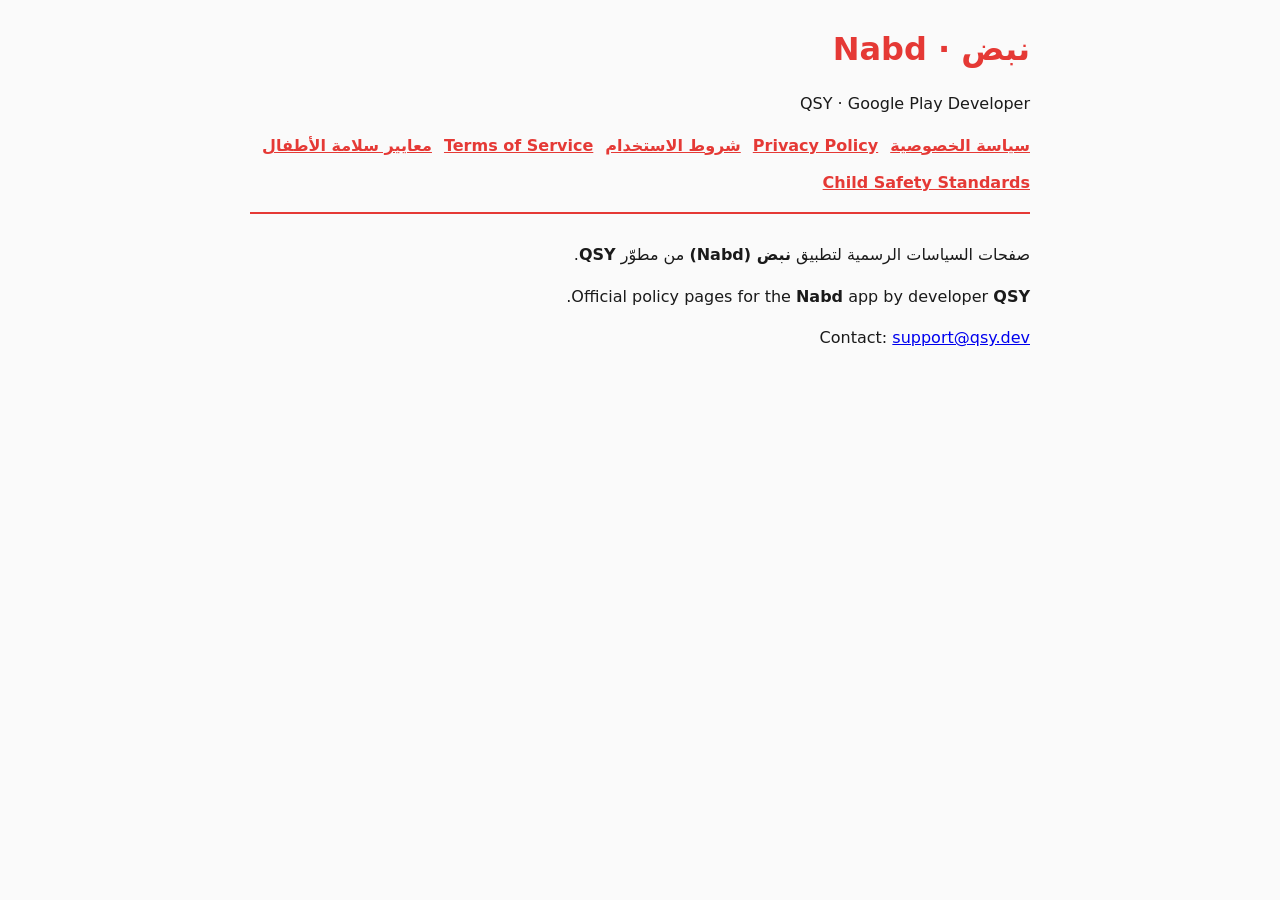
<file: index.html>
<!DOCTYPE html>
<html lang="ar" dir="rtl">
<head>
  <meta charset="UTF-8">
  <meta name="viewport" content="width=device-width, initial-scale=1">
  <title>نبض Nabd — Legal</title>
  <link rel="stylesheet" href="styles.css">
</head>
<body>
  <header>
    <h1>نبض · Nabd</h1>
    <p>QSY · Google Play Developer</p>
    <nav>
      <a href="privacy-policy.html?lang=ar">سياسة الخصوصية</a>
      <a href="privacy-policy.html?lang=en">Privacy Policy</a>
      <a href="terms-of-service.html?lang=ar">شروط الاستخدام</a>
      <a href="terms-of-service.html?lang=en">Terms of Service</a>
      <a href="child-safety.html?lang=ar">معايير سلامة الأطفال</a>
      <a href="child-safety.html?lang=en">Child Safety Standards</a>
    </nav>
  </header>
  <main>
    <p>صفحات السياسات الرسمية لتطبيق <strong>نبض (Nabd)</strong> من مطوّر <strong>QSY</strong>.</p>
    <p>Official policy pages for the <strong>Nabd</strong> app by developer <strong>QSY</strong>.</p>
    <p>Contact: <a href="mailto:support@qsy.dev">support@qsy.dev</a></p>
  </main>
</body>
</html>
</file>
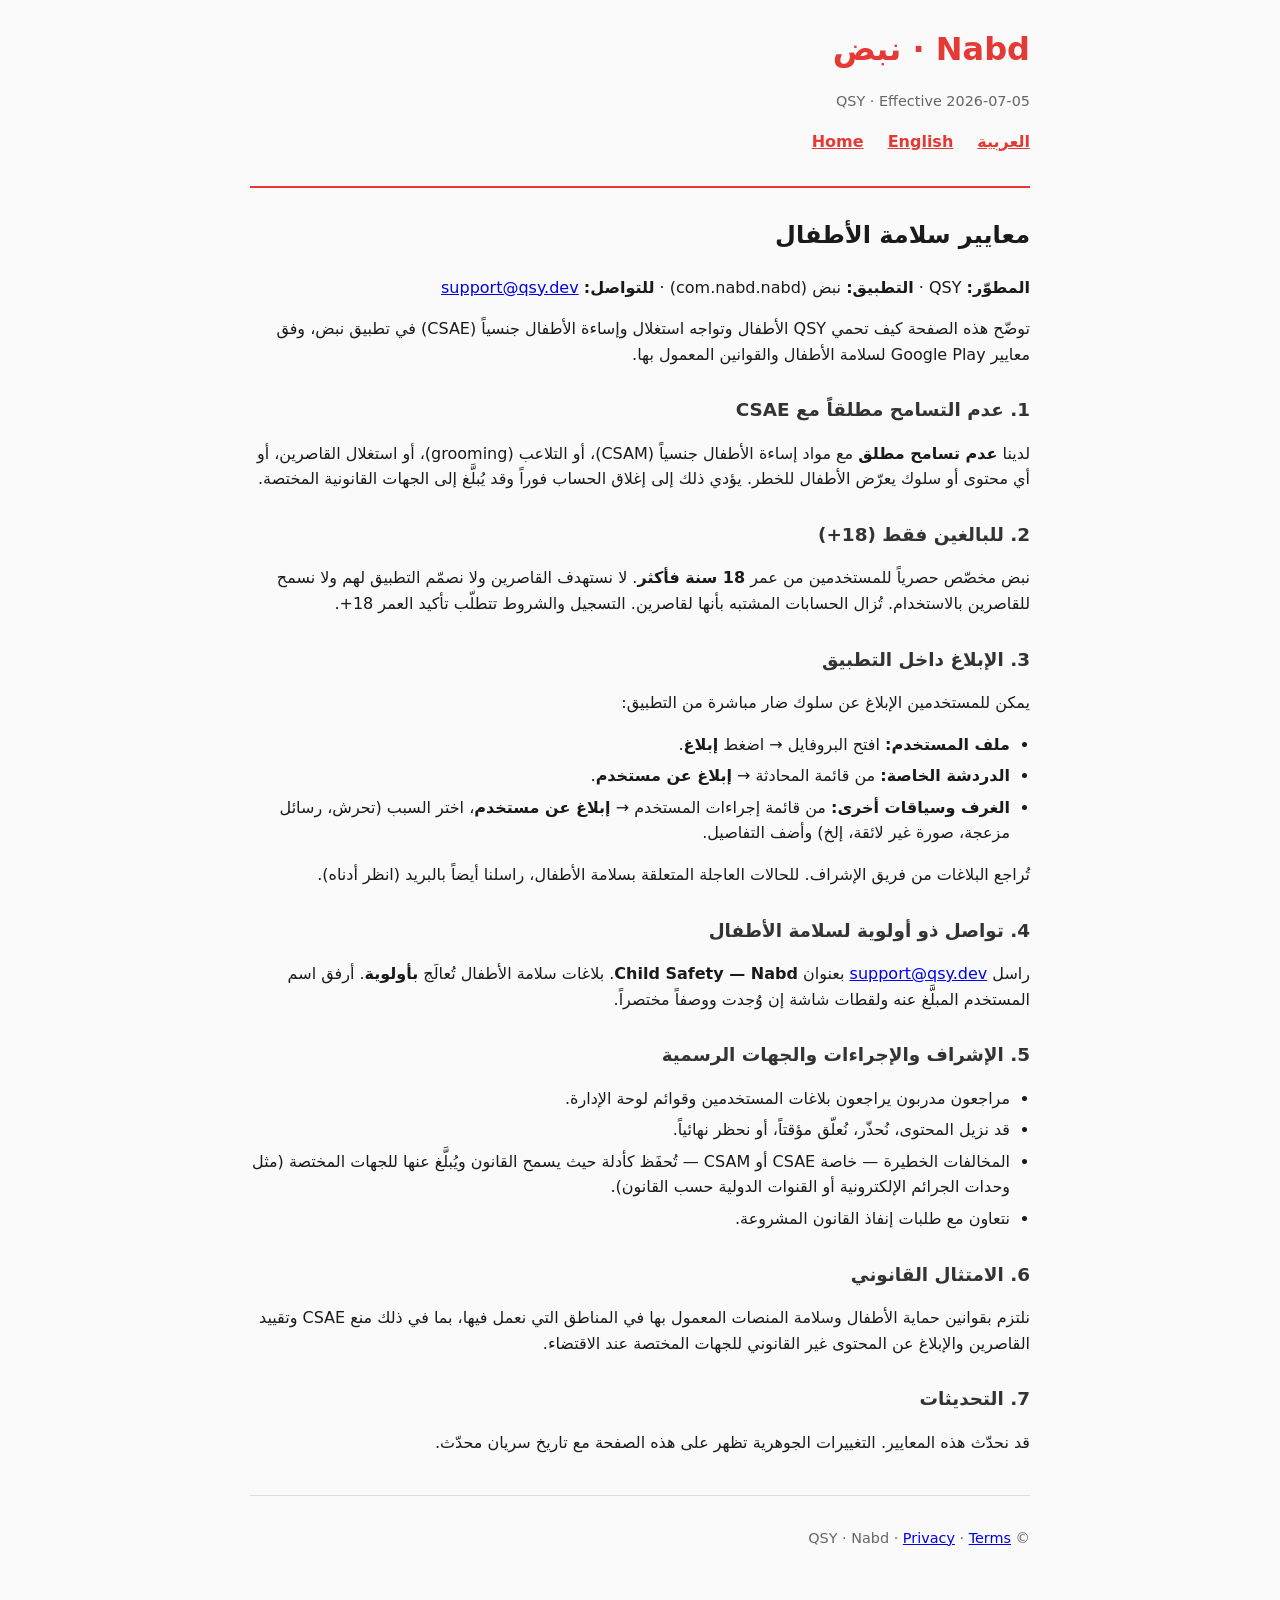
<file: child-safety.html>
<!DOCTYPE html>
<html lang="ar" dir="rtl">
<head>
  <meta charset="UTF-8">
  <meta name="viewport" content="width=device-width, initial-scale=1">
  <title>Child Safety Standards · معايير سلامة الأطفال — Nabd</title>
  <link rel="stylesheet" href="styles.css">
  <script>
    document.addEventListener('DOMContentLoaded', () => {
      const lang = new URLSearchParams(location.search).get('lang') === 'en' ? 'en' : 'ar';
      document.documentElement.lang = lang;
      document.documentElement.dir = lang === 'ar' ? 'rtl' : 'ltr';
      document.querySelectorAll('[data-lang]').forEach(el => {
        el.hidden = el.dataset.lang !== lang;
      });
    });
  </script>
</head>
<body>
  <header>
    <h1>Nabd · نبض</h1>
    <p class="meta">QSY · Effective 2026-07-05</p>
    <nav class="lang-switch">
      <a href="?lang=ar">العربية</a>
      <a href="?lang=en">English</a>
      <a href="index.html">Home</a>
    </nav>
  </header>

  <article data-lang="en" hidden>
    <h1>Child Safety Standards</h1>
    <p><strong>Developer:</strong> QSY · <strong>App:</strong> Nabd (com.nabd.nabd) · <strong>Contact:</strong> <a href="mailto:support@qsy.dev">support@qsy.dev</a></p>
    <p>This page describes how QSY protects children and combats child sexual abuse and exploitation (CSAE) in the Nabd app, in line with Google Play Child Safety Standards and applicable law.</p>

    <h2>1. Zero tolerance for CSAE</h2>
    <p>We have <strong>zero tolerance</strong> for child sexual abuse material (CSAM), grooming, sexual exploitation of minors, or any content or conduct that endangers children. Such activity results in immediate account termination and may be reported to law enforcement and relevant authorities.</p>

    <h2>2. Adults only (18+)</h2>
    <p>Nabd is strictly for users aged <strong>18 and older</strong>. We do not target, design for, or knowingly allow minors. Accounts suspected of belonging to minors are removed. Registration and Terms require users to confirm they are 18+.</p>

    <h2>3. In-app reporting</h2>
    <p>Users can report harmful behaviour directly in the app:</p>
    <ul>
      <li><strong>User profile:</strong> open a profile → tap <strong>Report</strong>.</li>
      <li><strong>Direct chat:</strong> open the conversation menu → <strong>Report user</strong>.</li>
      <li><strong>Rooms &amp; other contexts:</strong> use the user actions menu → <strong>Report user</strong>, choose a category (harassment, spam, inappropriate photo, etc.), and add details.</li>
    </ul>
    <p>Reports are reviewed by our moderation team. For urgent child-safety issues, also email us (see below).</p>

    <h2>4. Priority contact for child safety</h2>
    <p>Email <a href="mailto:support@qsy.dev">support@qsy.dev</a> with subject line <strong>Child Safety — Nabd</strong>. Child-safety reports are handled with <strong>priority</strong>. Include the reported username, screenshots if available, and a brief description.</p>

    <h2>5. Moderation, enforcement &amp; authorities</h2>
    <ul>
      <li>Trained moderators review user reports and admin-panel queues.</li>
      <li>We may remove content, warn, temporarily suspend, or permanently ban accounts.</li>
      <li>Serious violations — especially CSAE or CSAM — are preserved as evidence where legally permitted and reported to appropriate authorities (e.g. national cybercrime units, INTERPOL channels, or regional hotlines as required by law).</li>
      <li>We cooperate with lawful requests from law enforcement.</li>
    </ul>

    <h2>6. Legal compliance</h2>
    <p>We comply with applicable child-protection and platform-safety laws in the regions where we operate, including requirements to prevent CSAE, restrict minors, and report illegal content to authorities when required.</p>

    <h2>7. Updates</h2>
    <p>We may update these standards. Material changes will be reflected on this page with an updated effective date.</p>
  </article>

  <article data-lang="ar">
    <h1>معايير سلامة الأطفال</h1>
    <p><strong>المطوّر:</strong> QSY · <strong>التطبيق:</strong> نبض (com.nabd.nabd) · <strong>للتواصل:</strong> <a href="mailto:support@qsy.dev">support@qsy.dev</a></p>
    <p>توضّح هذه الصفحة كيف تحمي QSY الأطفال وتواجه استغلال وإساءة الأطفال جنسياً (CSAE) في تطبيق نبض، وفق معايير Google Play لسلامة الأطفال والقوانين المعمول بها.</p>

    <h2>1. عدم التسامح مطلقاً مع CSAE</h2>
    <p>لدينا <strong>عدم تسامح مطلق</strong> مع مواد إساءة الأطفال جنسياً (CSAM)، أو التلاعب (grooming)، أو استغلال القاصرين، أو أي محتوى أو سلوك يعرّض الأطفال للخطر. يؤدي ذلك إلى إغلاق الحساب فوراً وقد يُبلَّغ إلى الجهات القانونية المختصة.</p>

    <h2>2. للبالغين فقط (18+)</h2>
    <p>نبض مخصّص حصرياً للمستخدمين من عمر <strong>18 سنة فأكثر</strong>. لا نستهدف القاصرين ولا نصمّم التطبيق لهم ولا نسمح للقاصرين بالاستخدام. تُزال الحسابات المشتبه بأنها لقاصرين. التسجيل والشروط تتطلّب تأكيد العمر 18+.</p>

    <h2>3. الإبلاغ داخل التطبيق</h2>
    <p>يمكن للمستخدمين الإبلاغ عن سلوك ضار مباشرة من التطبيق:</p>
    <ul>
      <li><strong>ملف المستخدم:</strong> افتح البروفايل → اضغط <strong>إبلاغ</strong>.</li>
      <li><strong>الدردشة الخاصة:</strong> من قائمة المحادثة → <strong>إبلاغ عن مستخدم</strong>.</li>
      <li><strong>الغرف وسياقات أخرى:</strong> من قائمة إجراءات المستخدم → <strong>إبلاغ عن مستخدم</strong>، اختر السبب (تحرش، رسائل مزعجة، صورة غير لائقة، إلخ) وأضف التفاصيل.</li>
    </ul>
    <p>تُراجع البلاغات من فريق الإشراف. للحالات العاجلة المتعلقة بسلامة الأطفال، راسلنا أيضاً بالبريد (انظر أدناه).</p>

    <h2>4. تواصل ذو أولوية لسلامة الأطفال</h2>
    <p>راسل <a href="mailto:support@qsy.dev">support@qsy.dev</a> بعنوان <strong>Child Safety — Nabd</strong>. بلاغات سلامة الأطفال تُعالَج <strong>بأولوية</strong>. أرفق اسم المستخدم المبلَّغ عنه ولقطات شاشة إن وُجدت ووصفاً مختصراً.</p>

    <h2>5. الإشراف والإجراءات والجهات الرسمية</h2>
    <ul>
      <li>مراجعون مدربون يراجعون بلاغات المستخدمين وقوائم لوحة الإدارة.</li>
      <li>قد نزيل المحتوى، نُحذّر، نُعلّق مؤقتاً، أو نحظر نهائياً.</li>
      <li>المخالفات الخطيرة — خاصة CSAE أو CSAM — تُحفَظ كأدلة حيث يسمح القانون ويُبلَّغ عنها للجهات المختصة (مثل وحدات الجرائم الإلكترونية أو القنوات الدولية حسب القانون).</li>
      <li>نتعاون مع طلبات إنفاذ القانون المشروعة.</li>
    </ul>

    <h2>6. الامتثال القانوني</h2>
    <p>نلتزم بقوانين حماية الأطفال وسلامة المنصات المعمول بها في المناطق التي نعمل فيها، بما في ذلك منع CSAE وتقييد القاصرين والإبلاغ عن المحتوى غير القانوني للجهات المختصة عند الاقتضاء.</p>

    <h2>7. التحديثات</h2>
    <p>قد نحدّث هذه المعايير. التغييرات الجوهرية تظهر على هذه الصفحة مع تاريخ سريان محدّث.</p>
  </article>

  <footer>
    <p>© QSY · Nabd · <a href="privacy-policy.html">Privacy</a> · <a href="terms-of-service.html">Terms</a></p>
  </footer>
</body>
</html>
</file>
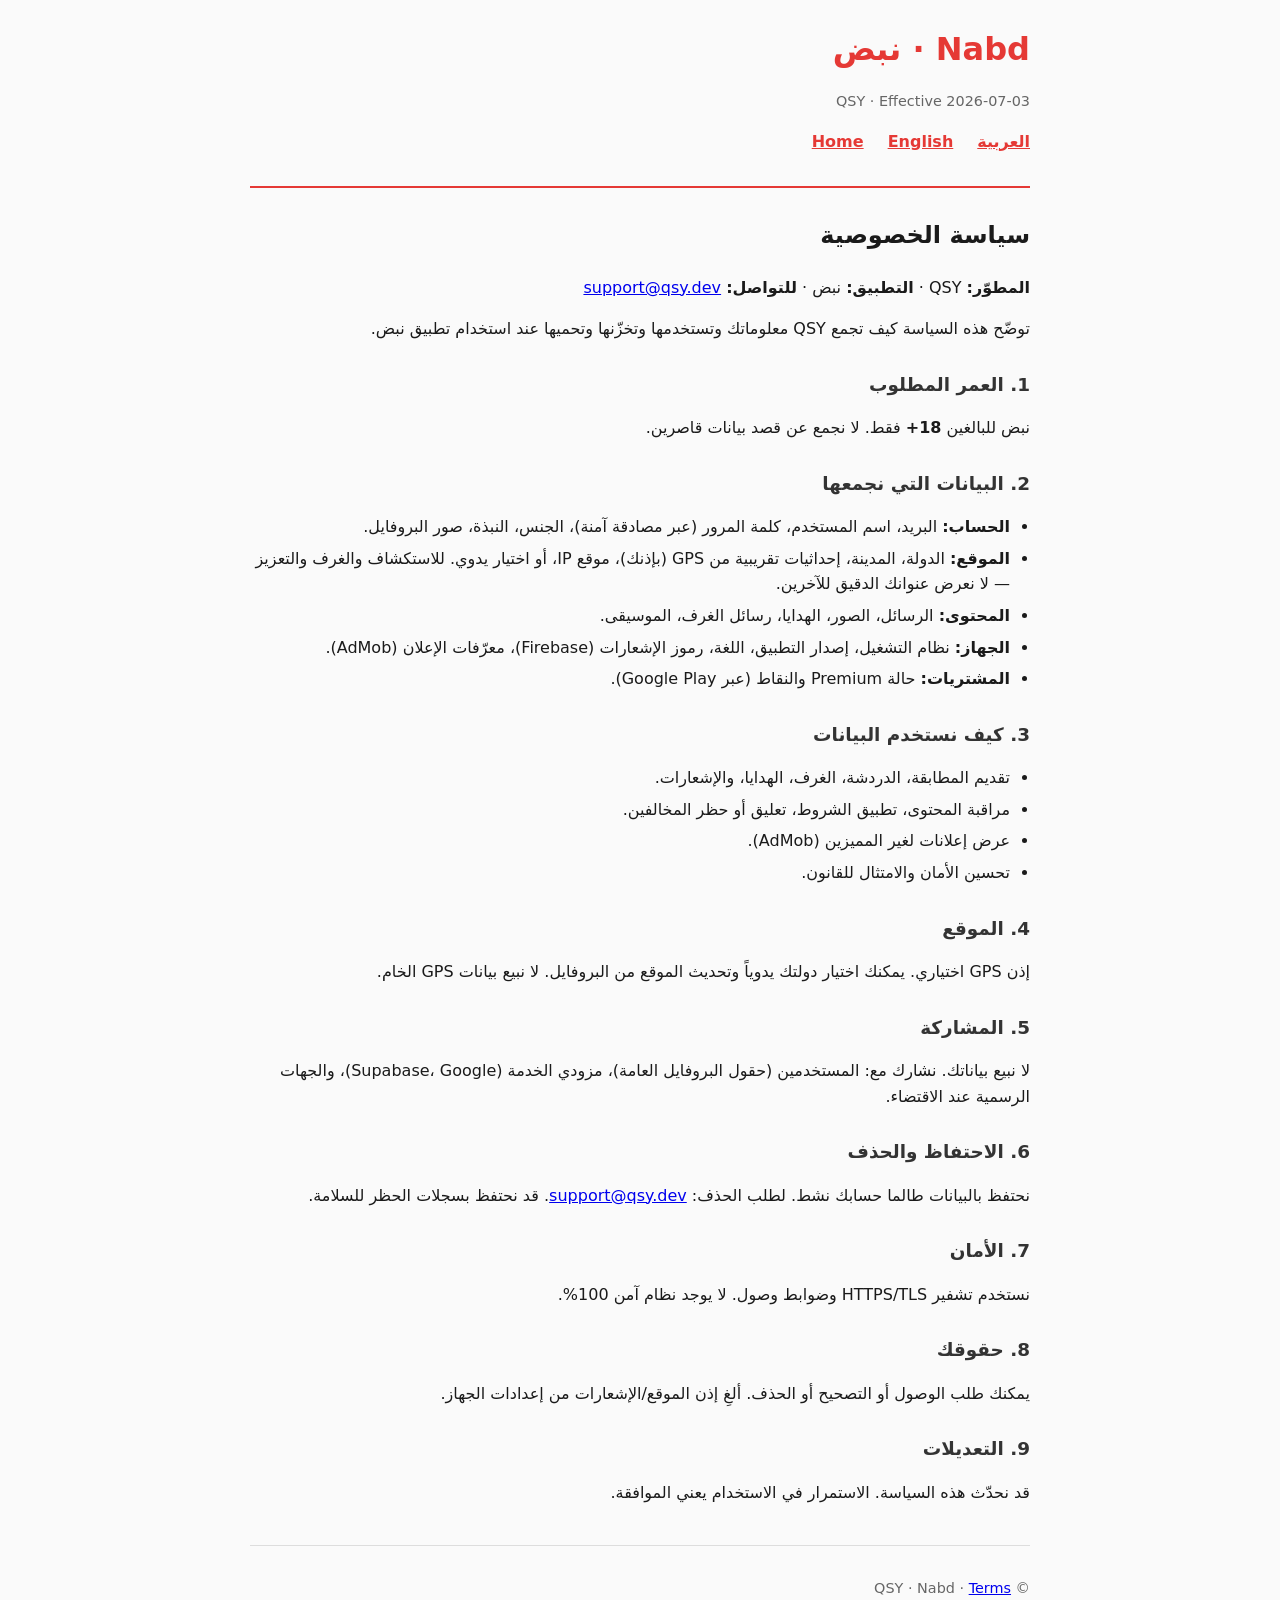
<file: privacy-policy.html>
<!DOCTYPE html>
<html lang="ar" dir="rtl">
<head>
  <meta charset="UTF-8">
  <meta name="viewport" content="width=device-width, initial-scale=1">
  <title>Privacy Policy · سياسة الخصوصية — Nabd</title>
  <link rel="stylesheet" href="styles.css">
  <script>
    document.addEventListener('DOMContentLoaded', () => {
      const lang = new URLSearchParams(location.search).get('lang') === 'en' ? 'en' : 'ar';
      document.documentElement.lang = lang;
      document.documentElement.dir = lang === 'ar' ? 'rtl' : 'ltr';
      document.querySelectorAll('[data-lang]').forEach(el => {
        el.hidden = el.dataset.lang !== lang;
      });
    });
  </script>
</head>
<body>
  <header>
    <h1>Nabd · نبض</h1>
    <p class="meta">QSY · Effective 2026-07-03</p>
    <nav class="lang-switch">
      <a href="?lang=ar">العربية</a>
      <a href="?lang=en">English</a>
      <a href="index.html">Home</a>
    </nav>
  </header>

  <article data-lang="en" hidden>
    <h1>Privacy Policy</h1>
    <p><strong>Developer:</strong> QSY · <strong>App:</strong> Nabd · <strong>Contact:</strong> <a href="mailto:support@qsy.dev">support@qsy.dev</a></p>
    <p>This Privacy Policy explains how QSY collects, uses, stores, and protects your information when you use the Nabd mobile application.</p>

    <h2>1. Age requirement</h2>
    <p>Nabd is for adults aged <strong>18+</strong> only. We do not knowingly collect data from minors.</p>

    <h2>2. Data we collect</h2>
    <ul>
      <li><strong>Account:</strong> email, username, password (via secure auth), gender, bio, profile photos.</li>
      <li><strong>Location:</strong> country, city, approximate coordinates from GPS (with permission), IP geolocation, or manual selection. Used for Explore, rooms, and boost — not your exact street address to other users.</li>
      <li><strong>Content:</strong> messages, images, gifts, room messages, uploaded music.</li>
      <li><strong>Device:</strong> OS, app version, language, push tokens (Firebase), ad IDs (Google AdMob).</li>
      <li><strong>Purchases:</strong> Premium status and credits (payments via Google Play).</li>
    </ul>

    <h2>3. How we use data</h2>
    <ul>
      <li>Provide matching, chat, rooms, gifts, and notifications.</li>
      <li>Moderate content, enforce Terms, suspend or ban violators.</li>
      <li>Show ads to non-Premium users (AdMob).</li>
      <li>Improve security and comply with law.</li>
    </ul>

    <h2>4. Location</h2>
    <p>GPS permission is optional. You may select your country manually. You can update location in profile settings. We do not sell raw GPS data.</p>

    <h2>5. Sharing</h2>
    <p>We do not sell personal data. We share with: other users (public profile fields), service providers (Supabase, Google/Firebase/AdMob/Play), and authorities when legally required.</p>

    <h2>6. Retention & deletion</h2>
    <p>Data is kept while your account is active. Request deletion at <a href="mailto:support@qsy.dev">support@qsy.dev</a>. Ban/moderation records may be retained for safety.</p>

    <h2>7. Security</h2>
    <p>We use encrypted connections (HTTPS/TLS) and access controls. No system is 100% secure.</p>

    <h2>8. Your rights</h2>
    <p>You may request access, correction, or deletion of your data by contacting us. Revoke location/notification permissions in device settings.</p>

    <h2>9. Changes</h2>
    <p>We may update this policy. Continued use means acceptance.</p>
  </article>

  <article data-lang="ar">
    <h1>سياسة الخصوصية</h1>
    <p><strong>المطوّر:</strong> QSY · <strong>التطبيق:</strong> نبض · <strong>للتواصل:</strong> <a href="mailto:support@qsy.dev">support@qsy.dev</a></p>
    <p>توضّح هذه السياسة كيف تجمع QSY معلوماتك وتستخدمها وتخزّنها وتحميها عند استخدام تطبيق نبض.</p>

    <h2>1. العمر المطلوب</h2>
    <p>نبض للبالغين <strong>18+</strong> فقط. لا نجمع عن قصد بيانات قاصرين.</p>

    <h2>2. البيانات التي نجمعها</h2>
    <ul>
      <li><strong>الحساب:</strong> البريد، اسم المستخدم، كلمة المرور (عبر مصادقة آمنة)، الجنس، النبذة، صور البروفايل.</li>
      <li><strong>الموقع:</strong> الدولة، المدينة، إحداثيات تقريبية من GPS (بإذنك)، موقع IP، أو اختيار يدوي. للاستكشاف والغرف والتعزيز — لا نعرض عنوانك الدقيق للآخرين.</li>
      <li><strong>المحتوى:</strong> الرسائل، الصور، الهدايا، رسائل الغرف، الموسيقى.</li>
      <li><strong>الجهاز:</strong> نظام التشغيل، إصدار التطبيق، اللغة، رموز الإشعارات (Firebase)، معرّفات الإعلان (AdMob).</li>
      <li><strong>المشتريات:</strong> حالة Premium والنقاط (عبر Google Play).</li>
    </ul>

    <h2>3. كيف نستخدم البيانات</h2>
    <ul>
      <li>تقديم المطابقة، الدردشة، الغرف، الهدايا، والإشعارات.</li>
      <li>مراقبة المحتوى، تطبيق الشروط، تعليق أو حظر المخالفين.</li>
      <li>عرض إعلانات لغير المميزين (AdMob).</li>
      <li>تحسين الأمان والامتثال للقانون.</li>
    </ul>

    <h2>4. الموقع</h2>
    <p>إذن GPS اختياري. يمكنك اختيار دولتك يدوياً وتحديث الموقع من البروفايل. لا نبيع بيانات GPS الخام.</p>

    <h2>5. المشاركة</h2>
    <p>لا نبيع بياناتك. نشارك مع: المستخدمين (حقول البروفايل العامة)، مزودي الخدمة (Supabase، Google)، والجهات الرسمية عند الاقتضاء.</p>

    <h2>6. الاحتفاظ والحذف</h2>
    <p>نحتفظ بالبيانات طالما حسابك نشط. لطلب الحذف: <a href="mailto:support@qsy.dev">support@qsy.dev</a>. قد نحتفظ بسجلات الحظر للسلامة.</p>

    <h2>7. الأمان</h2>
    <p>نستخدم تشفير HTTPS/TLS وضوابط وصول. لا يوجد نظام آمن 100%.</p>

    <h2>8. حقوقك</h2>
    <p>يمكنك طلب الوصول أو التصحيح أو الحذف. ألغِ إذن الموقع/الإشعارات من إعدادات الجهاز.</p>

    <h2>9. التعديلات</h2>
    <p>قد نحدّث هذه السياسة. الاستمرار في الاستخدام يعني الموافقة.</p>
  </article>

  <footer>
    <p>© QSY · Nabd · <a href="terms-of-service.html">Terms</a></p>
  </footer>
</body>
</html>
</file>
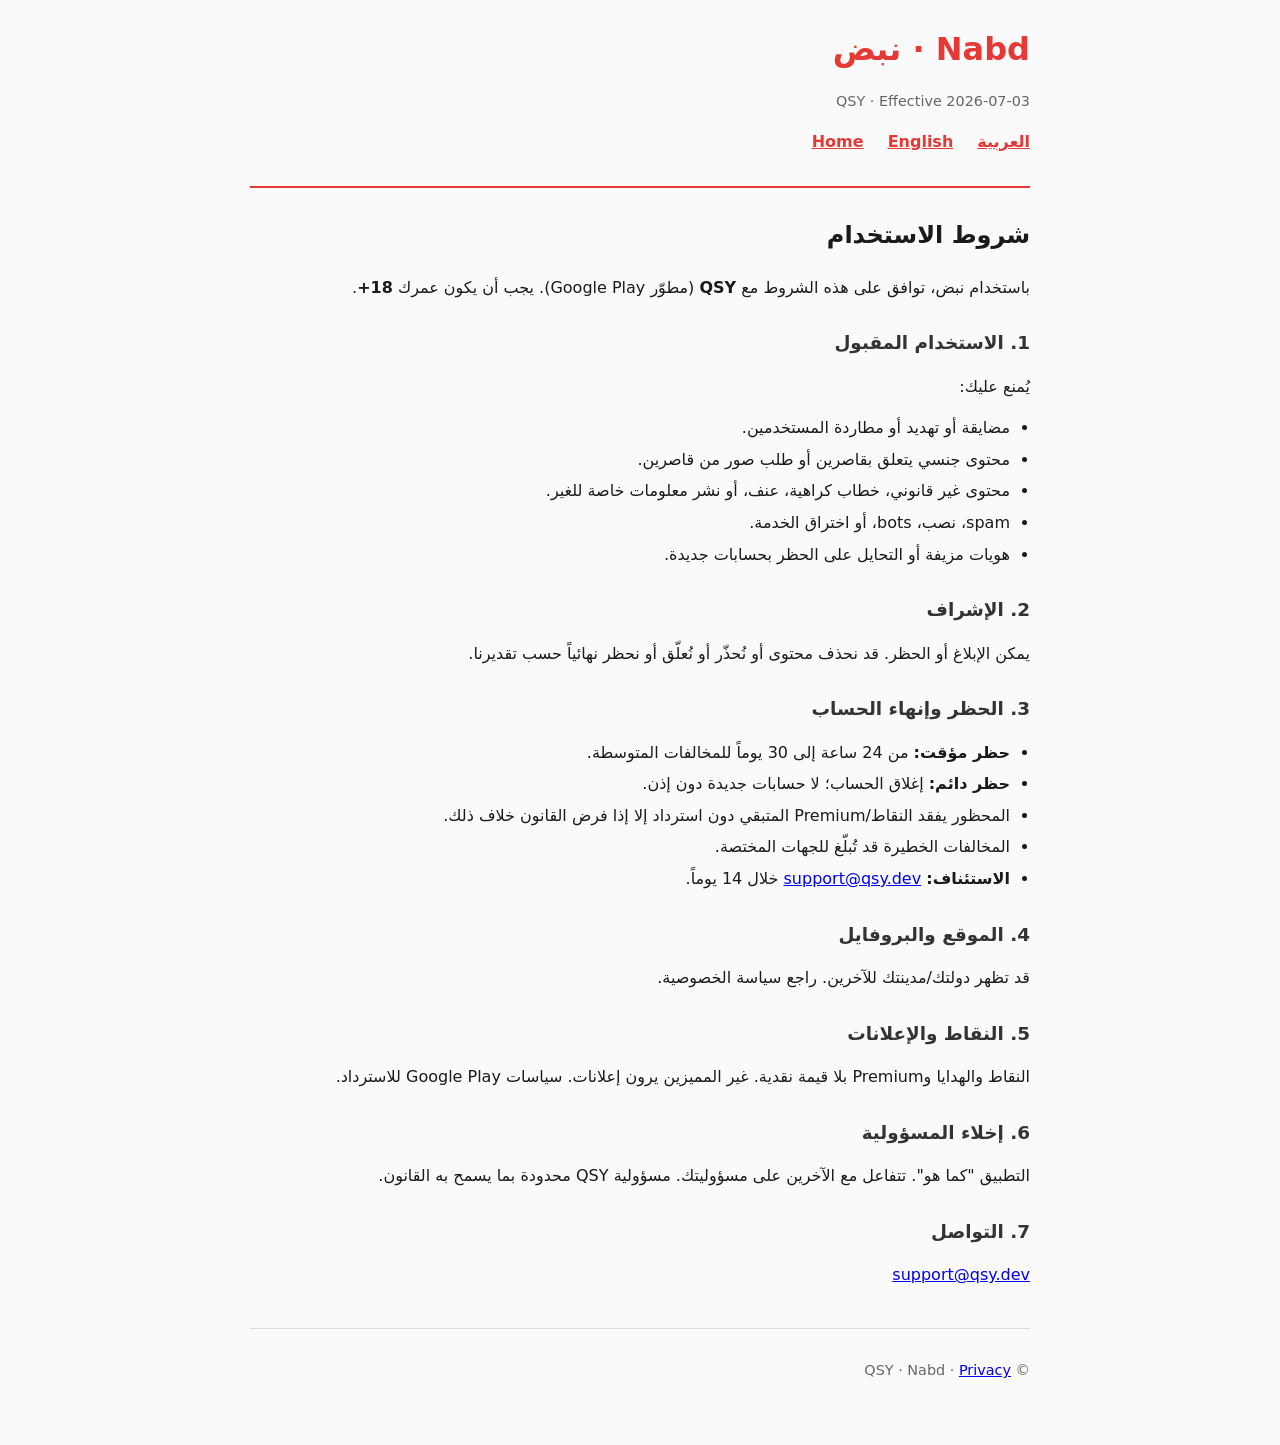
<file: terms-of-service.html>
<!DOCTYPE html>
<html lang="ar" dir="rtl">
<head>
  <meta charset="UTF-8">
  <meta name="viewport" content="width=device-width, initial-scale=1">
  <title>Terms of Service · شروط الاستخدام — Nabd</title>
  <link rel="stylesheet" href="styles.css">
  <script>
    document.addEventListener('DOMContentLoaded', () => {
      const lang = new URLSearchParams(location.search).get('lang') === 'en' ? 'en' : 'ar';
      document.documentElement.lang = lang;
      document.documentElement.dir = lang === 'ar' ? 'rtl' : 'ltr';
      document.querySelectorAll('[data-lang]').forEach(el => {
        el.hidden = el.dataset.lang !== lang;
      });
    });
  </script>
</head>
<body>
  <header>
    <h1>Nabd · نبض</h1>
    <p class="meta">QSY · Effective 2026-07-03</p>
    <nav class="lang-switch">
      <a href="?lang=ar">العربية</a>
      <a href="?lang=en">English</a>
      <a href="index.html">Home</a>
    </nav>
  </header>

  <article data-lang="en" hidden>
    <h1>Terms of Service</h1>
    <p>By using Nabd, you agree to these Terms with <strong>QSY</strong> (Google Play developer). You must be <strong>18+</strong>.</p>

    <h2>1. Acceptable use</h2>
    <p>You must NOT:</p>
    <ul>
      <li>Harass, threaten, stalk, or abuse users.</li>
      <li>Share sexual content involving minors or solicit minors.</li>
      <li>Post illegal content, hate speech, violence, or doxxing.</li>
      <li>Spam, scam, use bots, or hack the service.</li>
      <li>Use fake identities or evade bans with new accounts.</li>
    </ul>

    <h2>2. Moderation</h2>
    <p>Users can report or block others. We may remove content, warn, suspend, or ban accounts at our discretion.</p>

    <h2>3. Bans & termination</h2>
    <ul>
      <li><strong>Temporary ban:</strong> 24 hours to 30 days for moderate violations.</li>
      <li><strong>Permanent ban:</strong> account closed; no new accounts without permission.</li>
      <li>Banned users forfeit unused credits/Premium without refund unless required by law.</li>
      <li>Serious violations may be reported to authorities.</li>
      <li><strong>Appeals:</strong> email <a href="mailto:support@qsy.dev">support@qsy.dev</a> within 14 days.</li>
    </ul>

    <h2>4. Location & profile</h2>
    <p>Your country/city may be visible to others. See Privacy Policy for location data use.</p>

    <h2>5. Virtual items & ads</h2>
    <p>Credits, gifts, and Premium have no cash value. Non-Premium users see ads. Google Play refund rules apply.</p>

    <h2>6. Disclaimer</h2>
    <p>The App is provided "as is". You interact with other users at your own risk. QSY liability is limited to the extent permitted by law.</p>

    <h2>7. Contact</h2>
    <p><a href="mailto:support@qsy.dev">support@qsy.dev</a></p>
  </article>

  <article data-lang="ar">
    <h1>شروط الاستخدام</h1>
    <p>باستخدام نبض، توافق على هذه الشروط مع <strong>QSY</strong> (مطوّر Google Play). يجب أن يكون عمرك <strong>18+</strong>.</p>

    <h2>1. الاستخدام المقبول</h2>
    <p>يُمنع عليك:</p>
    <ul>
      <li>مضايقة أو تهديد أو مطاردة المستخدمين.</li>
      <li>محتوى جنسي يتعلق بقاصرين أو طلب صور من قاصرين.</li>
      <li>محتوى غير قانوني، خطاب كراهية، عنف، أو نشر معلومات خاصة للغير.</li>
      <li>spam، نصب، bots، أو اختراق الخدمة.</li>
      <li>هويات مزيفة أو التحايل على الحظر بحسابات جديدة.</li>
    </ul>

    <h2>2. الإشراف</h2>
    <p>يمكن الإبلاغ أو الحظر. قد نحذف محتوى أو نُحذّر أو نُعلّق أو نحظر نهائياً حسب تقديرنا.</p>

    <h2>3. الحظر وإنهاء الحساب</h2>
    <ul>
      <li><strong>حظر مؤقت:</strong> من 24 ساعة إلى 30 يوماً للمخالفات المتوسطة.</li>
      <li><strong>حظر دائم:</strong> إغلاق الحساب؛ لا حسابات جديدة دون إذن.</li>
      <li>المحظور يفقد النقاط/Premium المتبقي دون استرداد إلا إذا فرض القانون خلاف ذلك.</li>
      <li>المخالفات الخطيرة قد تُبلّغ للجهات المختصة.</li>
      <li><strong>الاستئناف:</strong> <a href="mailto:support@qsy.dev">support@qsy.dev</a> خلال 14 يوماً.</li>
    </ul>

    <h2>4. الموقع والبروفايل</h2>
    <p>قد تظهر دولتك/مدينتك للآخرين. راجع سياسة الخصوصية.</p>

    <h2>5. النقاط والإعلانات</h2>
    <p>النقاط والهدايا وPremium بلا قيمة نقدية. غير المميزين يرون إعلانات. سياسات Google Play للاسترداد.</p>

    <h2>6. إخلاء المسؤولية</h2>
    <p>التطبيق "كما هو". تتفاعل مع الآخرين على مسؤوليتك. مسؤولية QSY محدودة بما يسمح به القانون.</p>

    <h2>7. التواصل</h2>
    <p><a href="mailto:support@qsy.dev">support@qsy.dev</a></p>
  </article>

  <footer>
    <p>© QSY · Nabd · <a href="privacy-policy.html">Privacy</a></p>
  </footer>
</body>
</html>
</file>
<file: styles.css>
* { box-sizing: border-box; }
body {
  font-family: system-ui, -apple-system, "Segoe UI", Roboto, sans-serif;
  line-height: 1.6;
  max-width: 820px;
  margin: 0 auto;
  padding: 24px 20px 48px;
  color: #1a1a1a;
  background: #fafafa;
}
header {
  margin-bottom: 28px;
  padding-bottom: 16px;
  border-bottom: 2px solid #e53935;
}
header h1 { margin: 0 0 4px; color: #e53935; }
nav { display: flex; flex-wrap: wrap; gap: 12px; margin-top: 12px; }
nav a { color: #e53935; font-weight: 600; }
.lang-switch { margin: 16px 0; }
.lang-switch a { margin-inline-end: 12px; }
h2 { color: #333; margin-top: 28px; font-size: 1.15rem; }
ul { padding-inline-start: 1.25rem; }
li { margin-bottom: 6px; }
.meta { color: #666; font-size: 0.9rem; }
footer { margin-top: 40px; padding-top: 16px; border-top: 1px solid #ddd; color: #666; font-size: 0.9rem; }
[hidden] { display: none !important; }
</file>
